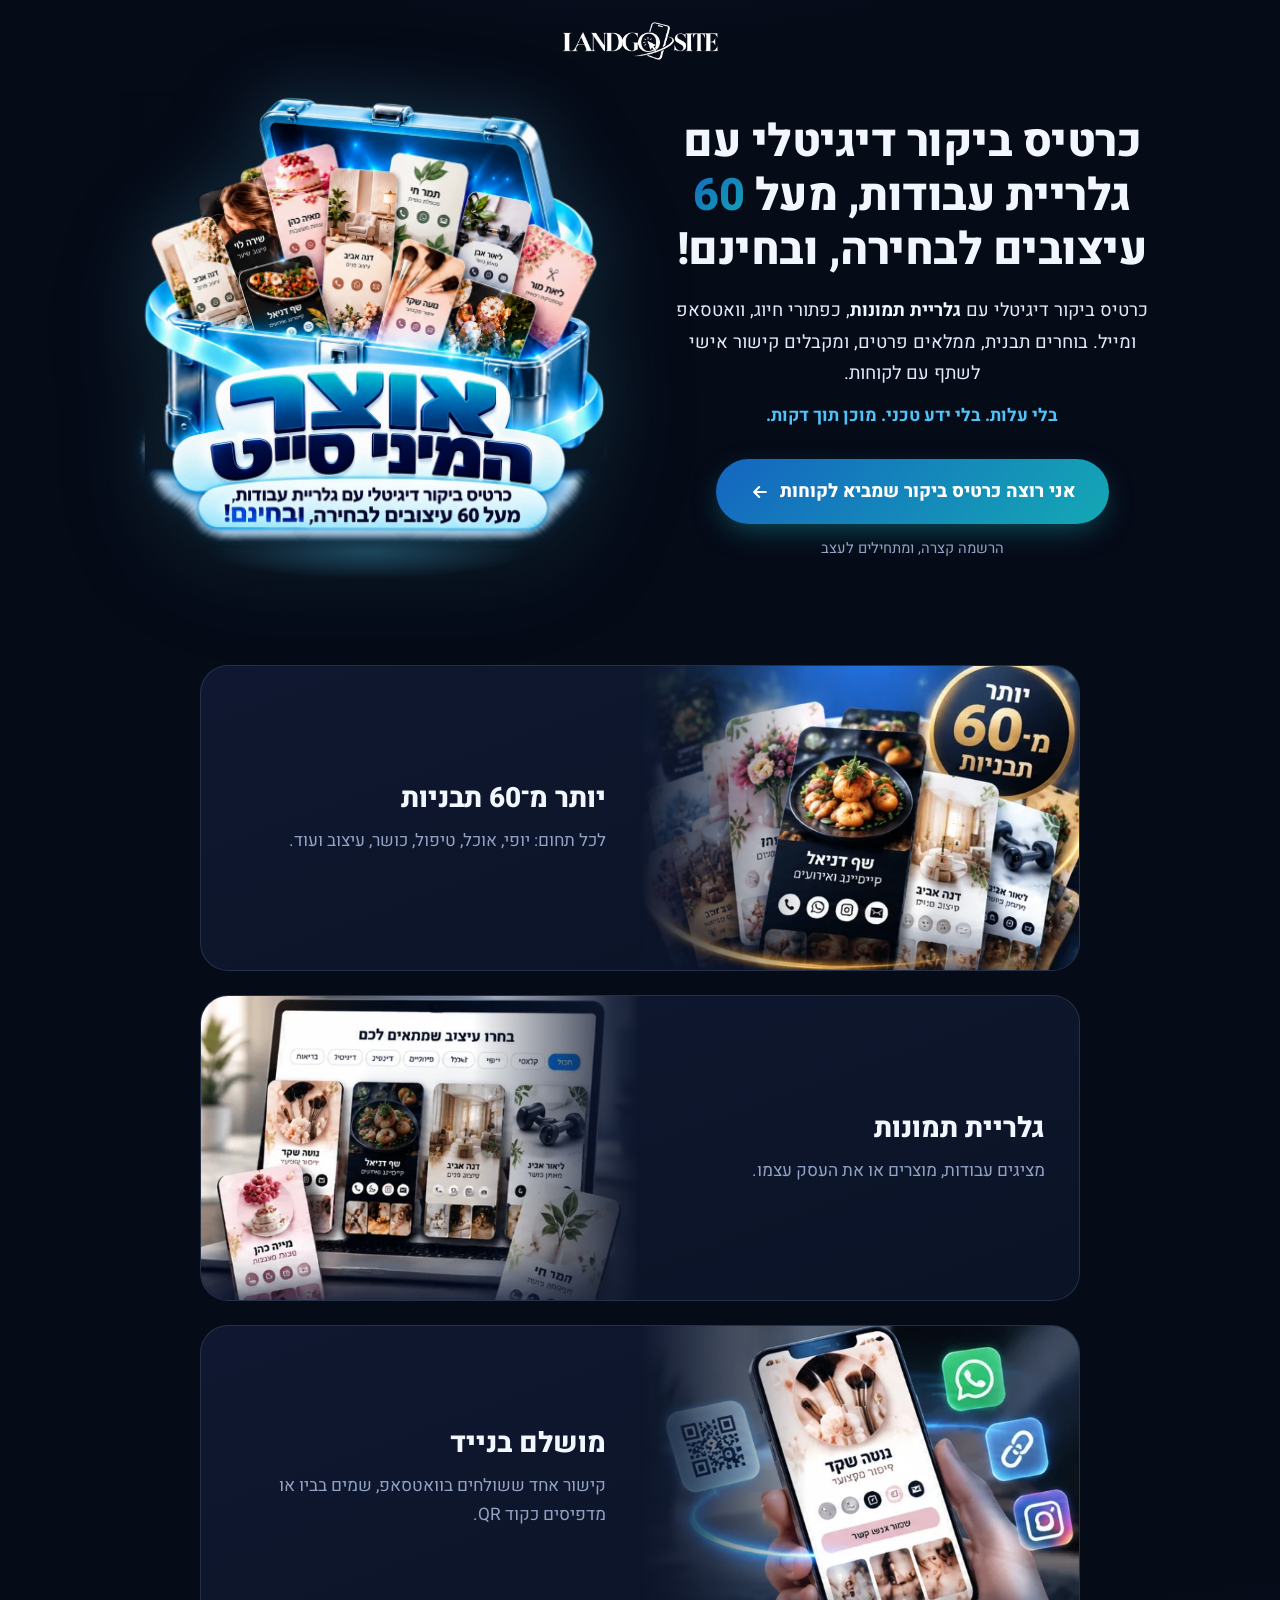
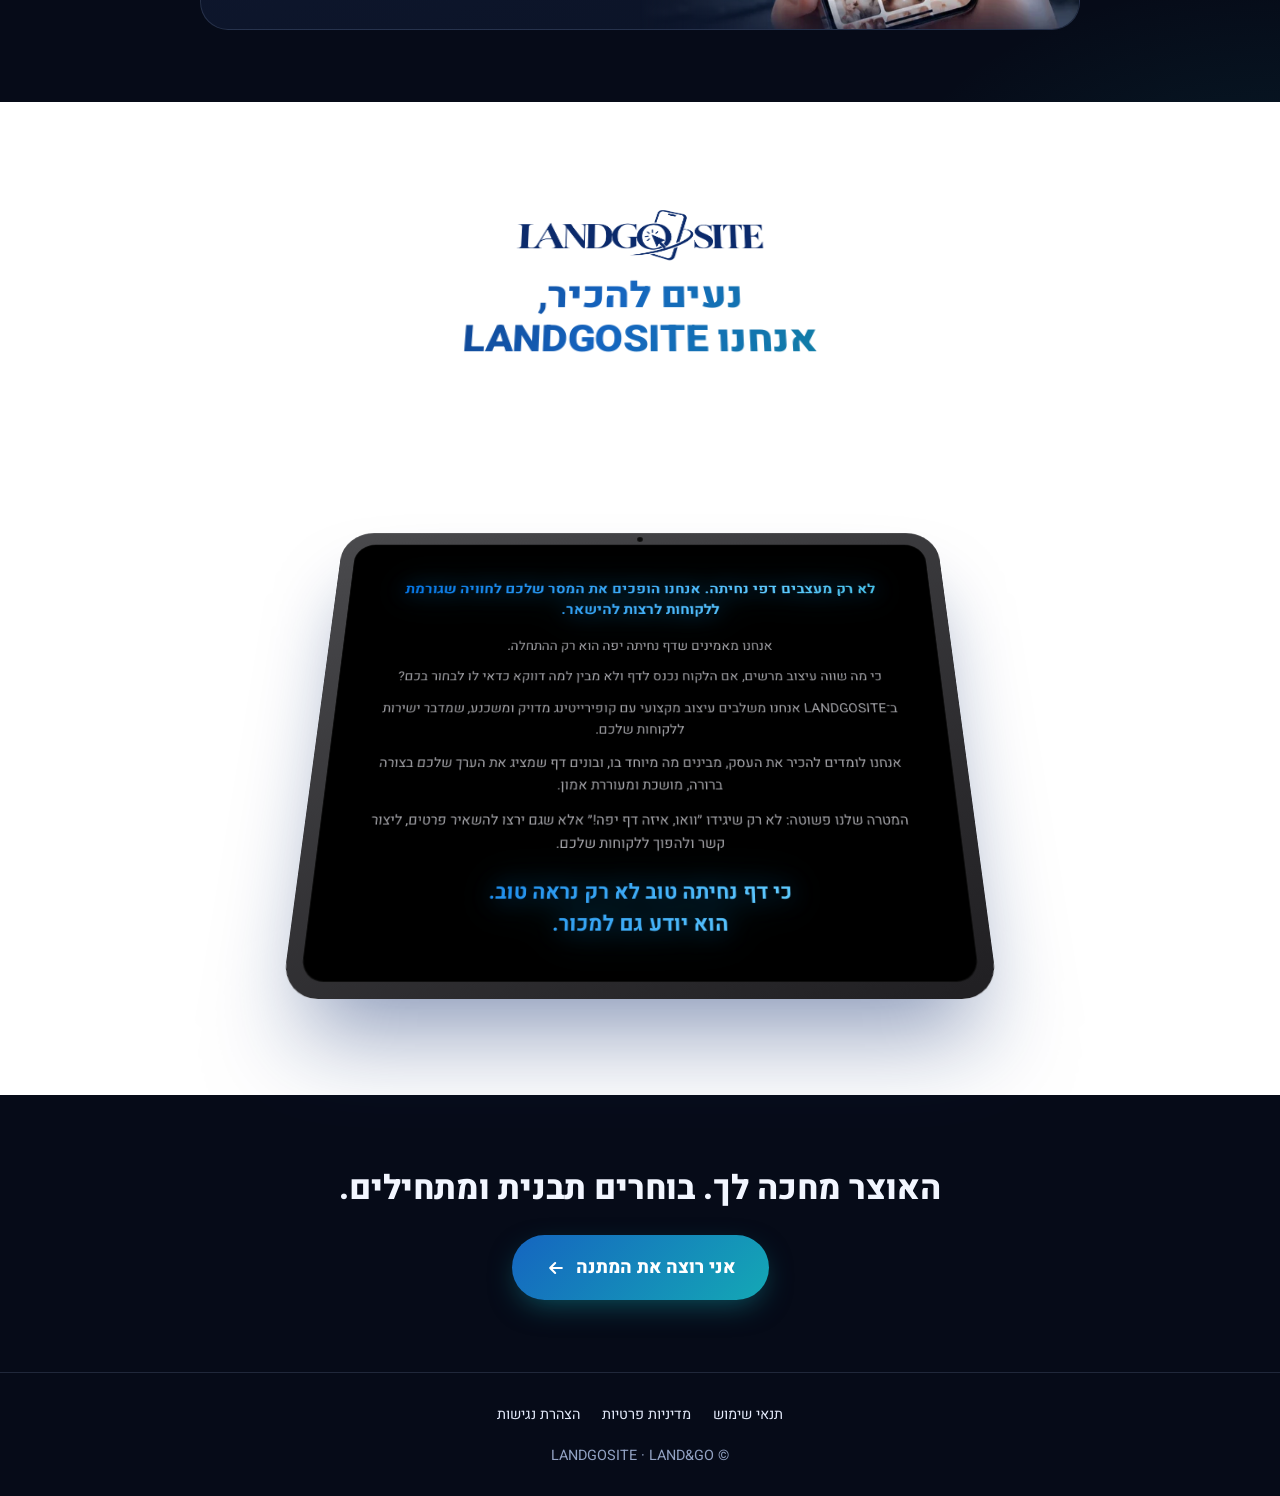
<file: index.html>
<!doctype html>
<html lang="he" dir="rtl">
<head>
<meta charset="utf-8">
<meta name="viewport" content="width=device-width, initial-scale=1">
<title>אוצר המיני סייט במתנה | LANDGOSITE</title>
<meta name="description" content="יותר מ-60 תבניות מעוצבות לכרטיסי ביקור דיגיטליים עם גלריית תמונות. במתנה לבעלי עסקים.">
<link rel="preload" href="fonts/heebo-hebrew-800-normal.woff2" as="font" type="font/woff2" crossorigin>
<link rel="stylesheet" href="fonts/fonts.css">
<style>
  :root{
    --lg-navy:#0b2a6b; --lg-blue:#1565c0; --lg-teal:#14a8b5; --lg-sky:#4fc3f7; --lg-gold:#e3b341;
    --lg-bg:#060b18; --lg-soft:#0b1326; --lg-surface:#0f1830;
    --ink:#f2f6ff; --lg-text:#e3eafa; --lg-muted:#93a3c4; --lg-line:#94aad22e;
    --lg-grad:linear-gradient(135deg,var(--lg-blue),var(--lg-teal));
    color-scheme:dark;
  }
  *{box-sizing:border-box;margin:0;padding:0}
  html{scroll-behavior:smooth}
  body{
    font-family:Heebo,system-ui,sans-serif;background:var(--lg-bg);color:var(--lg-text);
    line-height:1.7;-webkit-font-smoothing:antialiased;overflow-x:hidden;
    background-image:
      radial-gradient(900px 500px at 50% -10%,#1565c033,transparent 70%),
      radial-gradient(600px 400px at 100% 60%,#14a8b51f,transparent 70%);
  }
  .wrap{max-width:1080px;margin:0 auto;padding:0 20px}
  a{color:inherit}

  /* header */
  header{padding:22px 0}
  header .wrap{display:flex;justify-content:center}
  .logo{height:38px;width:auto;display:block}

  /* hero */
  .hero{padding:10px 0 56px}
  .hero .wrap{display:grid;grid-template-columns:1fr 1fr;gap:48px;align-items:center}
  .hero .text{text-align:center}
  .eyebrow{
    display:inline-flex;align-items:center;gap:8px;padding:6px 14px;border-radius:999px;
    background:#e3b3411a;border:1px solid #e3b34155;color:var(--lg-gold);font-weight:700;font-size:.95rem;margin-bottom:18px
  }
  h1{color:var(--ink);font-weight:800;font-size:clamp(1.75rem,3.8vw,2.8rem);line-height:1.2;letter-spacing:-.5px;margin-bottom:18px}
  h1 .num{background:var(--lg-grad);-webkit-background-clip:text;background-clip:text;color:transparent}
  .lead{font-size:1.15rem;color:var(--lg-text);margin-bottom:12px}
  .lead strong{color:var(--ink)}
  .gift{color:var(--lg-sky);font-weight:700;font-size:1.1rem;margin-bottom:28px}

  .btn{
    display:inline-flex;align-items:center;justify-content:center;gap:10px;
    background:var(--lg-grad);color:#fff;text-decoration:none;font-weight:800;font-size:1.15rem;
    padding:17px 34px;border-radius:999px;box-shadow:0 10px 30px -8px #14a8b580;
    transition:transform .2s,box-shadow .2s;min-height:56px
  }
  .btn:hover{transform:translateY(-2px);box-shadow:0 14px 36px -8px #14a8b5a0}
  .btn:focus-visible{outline:3px solid var(--lg-sky);outline-offset:3px}
  .btn svg{width:20px;height:20px;transform:scaleX(-1)}
  .micro{margin-top:12px;font-size:.92rem;color:var(--lg-muted)}

  .visual{position:relative;padding-bottom:40px}
  .visual img{
    position:relative;z-index:1;width:100%;height:auto;display:block;
    filter:drop-shadow(0 24px 40px #0000008c) drop-shadow(0 0 30px #4fc3f740);
    animation:float 5.5s ease-in-out infinite
  }
  .visual .glow{
    position:absolute;left:18%;right:18%;bottom:6px;height:56px;z-index:0;border-radius:50%;
    background:radial-gradient(closest-side,#4fc3f773,transparent);
    animation:glow 5.5s ease-in-out infinite
  }
  @keyframes float{0%,100%{transform:translateY(0) rotate(-.6deg)}50%{transform:translateY(-16px) rotate(.6deg)}}
  @keyframes glow{0%,100%{opacity:.9;transform:scaleX(1)}50%{opacity:.55;transform:scaleX(.82)}}

  /* features */
  .feats{padding:24px 0 72px}
  .feats ul{list-style:none;display:flex;flex-direction:column;gap:24px;max-width:880px;margin:0 auto}
  .feats li{
    display:grid;grid-template-columns:1fr 1fr;align-items:center;gap:0;overflow:hidden;
    background:linear-gradient(160deg,var(--lg-surface),var(--lg-soft));border:1px solid var(--lg-line);border-radius:28px;
  }
  .feats li:nth-child(even) .f-img{order:2}
  .f-img{position:relative;overflow:hidden;aspect-ratio:610/422;height:100%}
  .f-img img{width:100%;height:100%;object-fit:cover;display:block}
  .f-img{-webkit-mask-image:linear-gradient(to left,#000 62%,transparent);mask-image:linear-gradient(to left,#000 62%,transparent)}
  .feats li:nth-child(even) .f-img{-webkit-mask-image:linear-gradient(to right,#000 62%,transparent);mask-image:linear-gradient(to right,#000 62%,transparent)}
  .f-txt{padding:28px 34px}
  .feats h3{color:var(--ink);font-size:clamp(1.4rem,2.6vw,1.75rem);font-weight:800;line-height:1.25;margin-bottom:10px}
  .feats p{color:var(--lg-muted);font-size:1.08rem}

  /* scroll reveal */
  .js .reveal{opacity:0;transform:translateY(48px);transition:opacity .8s ease,transform .8s cubic-bezier(.2,.7,.2,1)}
  .js .reveal.in{opacity:1;transform:none}
  .js .reveal .f-img img{transform:scale(1.12);transition:transform 1.4s cubic-bezier(.2,.7,.2,1)}
  .js .reveal.in .f-img img{transform:scale(1)}
  .js .reveal .f-txt > *{opacity:0;transform:translateX(-24px);transition:opacity .6s ease,transform .6s ease}
  .js .reveal.in .f-txt > *{opacity:1;transform:none}
  .js .reveal.in .f-txt > :nth-child(1){transition-delay:.25s}
  .js .reveal.in .f-txt > :nth-child(2){transition-delay:.38s}

  /* about: iPad scroll-tilt */
  .about{padding:80px 0 96px;background:#fff;margin-bottom:72px}
  .tilt-wrap{perspective:1600px;text-align:center}
  .tilt-head{max-width:640px;margin:0 auto;will-change:transform;transform-origin:center bottom;transition:transform .35s cubic-bezier(.2,.7,.2,1)}
  .about-logo{width:min(260px,64%);height:auto;display:block;margin:0 auto 18px}
  .tilt-head h2{
    font-size:clamp(1.7rem,4vw,2.6rem);font-weight:800;line-height:1.2;letter-spacing:-.01em;
    background:linear-gradient(110deg,#0b2a6b,#1565c0 45%,#0e8c97);-webkit-background-clip:text;background-clip:text;color:transparent
  }
  .tilt-card{
    max-width:780px;margin:40px auto 0;padding:18px;border-radius:40px;position:relative;
    background:linear-gradient(155deg,#4a4a4d 0%,#201f22 100%);
    box-shadow:0 60px 100px -30px #0b2a6b80,inset 0 1px 1px #ffffff26;
    transform-origin:center bottom;will-change:transform;transition:transform .35s cubic-bezier(.2,.7,.2,1)
  }
  .tilt-card::before{
    content:"";position:absolute;top:6px;left:50%;transform:translateX(-50%);
    width:8px;height:8px;border-radius:50%;background:#0a0a0a;box-shadow:inset 0 0 2px #ffffff33
  }
  .tilt-screen{background:#000;border-radius:26px;padding:52px 56px 44px;border:1px solid #ffffff0f}
  .tilt-screen p{color:#a1a1a6;margin-bottom:14px;font-size:1.05rem}
  .tilt-screen p:last-child{margin-bottom:0}
  .tilt-screen .illum{
    background:linear-gradient(110deg,#0071e3 0%,#5ec9ff 25%,#14a8b5 50%,#5ec9ff 75%,#0071e3 100%);
    background-size:300% 100%;-webkit-background-clip:text;background-clip:text;color:transparent;
    font-weight:700;animation:shine 5s linear infinite;
    filter:drop-shadow(0 0 14px #0071e373) drop-shadow(0 0 22px #14a8b54d)
  }
  .tilt-screen .sub{font-size:1.2rem;line-height:1.55;margin-bottom:22px}
  .tilt-screen .punch{font-size:clamp(1.25rem,2.6vw,1.5rem);line-height:1.5;margin-top:24px}
  @keyframes shine{from{background-position:0% 50%}to{background-position:150% 50%}}
  /* final cta */
  .final{padding:0 0 72px;text-align:center}
  .final h2{color:var(--ink);font-size:clamp(1.5rem,3.4vw,2.1rem);font-weight:800;margin-bottom:24px;line-height:1.3}
  .final p{color:var(--lg-muted);margin-bottom:24px}

  footer{border-top:1px solid var(--lg-line);padding:24px 0 28px;text-align:center;color:var(--lg-muted);font-size:.9rem}
  .legal{display:flex;flex-wrap:wrap;justify-content:center;gap:6px 18px;margin-bottom:10px}
  .legal a{color:var(--lg-text);text-decoration:none;padding:6px 2px}
  .legal a:hover{color:var(--lg-sky);text-decoration:underline}
  a:focus-visible{outline:3px solid var(--lg-sky);outline-offset:3px;border-radius:4px}
  .skip{position:absolute;top:-60px;right:16px;z-index:10;background:var(--lg-sky);color:#04101f;font-weight:700;
    padding:10px 16px;border-radius:10px;text-decoration:none;transition:top .2s}
  .skip:focus{top:12px}

  /* mobile */
  @media (max-width:860px){
    .hero .wrap{grid-template-columns:1fr;gap:28px;text-align:center}
    .hero .visual{order:-1;max-width:460px;margin:0 auto}
    .feats li,.feats li:nth-child(even){grid-template-columns:1fr}
    .feats li:nth-child(even) .f-img{order:0}
    .f-img{height:auto}
    .f-img,.feats li:nth-child(even) .f-img{-webkit-mask-image:linear-gradient(to bottom,#000 72%,transparent);mask-image:linear-gradient(to bottom,#000 72%,transparent)}
    .f-txt{padding:22px 22px 28px;text-align:center}
    .about{padding:56px 0 64px;margin-bottom:56px}
    .tilt-card{padding:12px;border-radius:30px;margin-top:32px}
    .tilt-screen{padding:36px 22px 32px;border-radius:20px}
    .tilt-screen p{font-size:1rem}
  }
  @media (max-width:480px){
    .wrap{padding:0 16px}
    .logo{height:30px}
    .btn{width:100%;padding:16px 14px;font-size:1.02rem;gap:8px}
    .lead{font-size:1.05rem}
  }
  @media (prefers-reduced-motion:reduce){*{transition:none!important;animation:none!important;scroll-behavior:auto!important}.js .reveal,.js .reveal *{opacity:1!important;transform:none!important}}
</style>
<script>document.documentElement.classList.add('js')</script>
</head>
<body>
<a class="skip" href="#main">דילוג לתוכן הראשי</a>

<header>
  <div class="wrap">
    <img class="logo" src="assets/logo-white.png" alt="LANDGOSITE" width="1000" height="243">
  </div>
</header>

<main id="main">
  <section class="hero">
    <div class="wrap">
      <div class="text">
        <h1>כרטיס ביקור דיגיטלי עם גלריית עבודות, מעל <span class="num">60</span> עיצובים לבחירה, ובחינם!</h1>
        <p class="lead">כרטיס ביקור דיגיטלי עם <strong>גלריית תמונות</strong>, כפתורי חיוג, וואטסאפ ומייל. בוחרים תבנית, ממלאים פרטים, ומקבלים קישור אישי לשתף עם לקוחות.</p>
        <p class="gift">בלי עלות. בלי ידע טכני. מוכן תוך דקות.</p>
        <a class="btn" href="https://minisite.landgosite.com/">
          אני רוצה כרטיס ביקור שמביא לקוחות
          <svg viewBox="0 0 24 24" fill="none" stroke="currentColor" stroke-width="2.5" stroke-linecap="round" stroke-linejoin="round" aria-hidden="true"><path d="M5 12h14M13 6l6 6-6 6"/></svg>
        </a>
        <p class="micro">הרשמה קצרה, ומתחילים לעצב</p>
      </div>
      <div class="visual">
        <span class="glow" aria-hidden="true"></span>
        <img src="assets/treasure.webp" alt="אוצר המיני סייט: ארגז מלא בתבניות של כרטיסי ביקור דיגיטליים. כרטיס ביקור דיגיטלי עם גלריית עבודות, מעל 60 עיצובים לבחירה, ובחינם!" width="1000" height="914">
      </div>
    </div>
  </section>

  <section class="feats" aria-label="מה מקבלים">
    <div class="wrap">
      <ul>
        <li class="reveal">
          <div class="f-img"><img src="assets/feat-templates.webp" alt="מגוון תבניות לכרטיסי ביקור דיגיטליים, עם תווית יותר מ־60 תבניות" width="610" height="422" loading="lazy"></div>
          <div class="f-txt">
            <h3>יותר מ־60 תבניות</h3>
            <p>לכל תחום: יופי, אוכל, טיפול, כושר, עיצוב ועוד.</p>
          </div>
        </li>
        <li class="reveal">
          <div class="f-img"><img src="assets/feat-gallery.webp" alt="מסך בחירת עיצוב במחשב עם כרטיסים וגלריות תמונות" width="610" height="422" loading="lazy"></div>
          <div class="f-txt">
            <h3>גלריית תמונות</h3>
            <p>מציגים עבודות, מוצרים או את העסק עצמו.</p>
          </div>
        </li>
        <li class="reveal">
          <div class="f-img"><img src="assets/feat-mobile.webp" alt="כרטיס דיגיטלי בטלפון עם סמלי וואטסאפ, אינסטגרם, קישור וקוד QR" width="610" height="422" loading="lazy"></div>
          <div class="f-txt">
            <h3>מושלם בנייד</h3>
            <p>קישור אחד ששולחים בוואטסאפ, שמים בביו או מדפיסים כקוד QR.</p>
          </div>
        </li>
      </ul>
    </div>
  </section>

  <section class="about" aria-labelledby="about-title">
    <div class="wrap tilt-wrap" id="aboutTilt">
      <div class="tilt-head" id="aboutHead">
        <img class="about-logo" src="assets/logo-navy.png" alt="LANDGOSITE" width="1000" height="243" loading="lazy">
        <h2 id="about-title">נעים להכיר,<br>אנחנו LANDGOSITE</h2>
      </div>
      <div class="tilt-card" id="aboutCard">
        <div class="tilt-screen">
          <p class="illum sub">לא רק מעצבים דפי נחיתה. אנחנו הופכים את המסר שלכם לחוויה שגורמת ללקוחות לרצות להישאר.</p>
          <p>אנחנו מאמינים שדף נחיתה יפה הוא רק ההתחלה.</p>
          <p>כי מה שווה עיצוב מרשים, אם הלקוח נכנס לדף ולא מבין למה דווקא כדאי לו לבחור בכם?</p>
          <p>ב־LANDGOSITE אנחנו משלבים עיצוב מקצועי עם קופירייטינג מדויק ומשכנע, שמדבר ישירות ללקוחות שלכם.</p>
          <p>אנחנו לומדים להכיר את העסק, מבינים מה מיוחד בו, ובונים דף שמציג את הערך שלכם בצורה ברורה, מושכת ומעוררת אמון.</p>
          <p>המטרה שלנו פשוטה: לא רק שיגידו ״וואו, איזה דף יפה!״ אלא שגם ירצו להשאיר פרטים, ליצור קשר ולהפוך ללקוחות שלכם.</p>
          <p class="illum punch">כי דף נחיתה טוב לא רק נראה טוב.<br>הוא יודע גם למכור.</p>
        </div>
      </div>
    </div>
  </section>

  <section class="final">
    <div class="wrap reveal">
      <h2>האוצר מחכה לך. בוחרים תבנית ומתחילים.</h2>
      <a class="btn" href="https://minisite.landgosite.com/">
        אני רוצה את המתנה
        <svg viewBox="0 0 24 24" fill="none" stroke="currentColor" stroke-width="2.5" stroke-linecap="round" stroke-linejoin="round" aria-hidden="true"><path d="M5 12h14M13 6l6 6-6 6"/></svg>
      </a>
    </div>
  </section>
</main>

<footer>
  <div class="wrap">
    <nav class="legal" aria-label="מידע משפטי">
      <a href="https://minisite.landgosite.com/legal.html#terms">תנאי שימוש</a>
      <a href="https://minisite.landgosite.com/legal.html#privacy">מדיניות פרטיות</a>
      <a href="accessibility.html">הצהרת נגישות</a>
    </nav>
    <div>© LANDGOSITE · LAND&amp;GO</div>
  </div>
</footer>

<script>
  (function(){
    var els=document.querySelectorAll('.reveal');
    if(!('IntersectionObserver' in window)){els.forEach(function(e){e.classList.add('in')});return}
    var io=new IntersectionObserver(function(entries){
      entries.forEach(function(en){if(en.isIntersecting){en.target.classList.add('in');io.unobserve(en.target)}})
    },{threshold:.18,rootMargin:'0px 0px -40px 0px'});
    els.forEach(function(e){io.observe(e)});
  })();

  /* iPad scroll-tilt: the card straightens out as you scroll, like the LANDGOSITE home page */
  (function(){
    var wrap=document.getElementById('aboutTilt'),head=document.getElementById('aboutHead'),card=document.getElementById('aboutCard');
    if(!wrap||window.matchMedia('(prefers-reduced-motion: reduce)').matches)return;
    var s0=window.innerWidth<=768?.94:.92;
    function update(){
      var r=wrap.getBoundingClientRect(),vh=window.innerHeight,start=vh*.85,end=vh*.25;
      var p=Math.min(1,Math.max(0,(start-r.top)/(start-end))),rx=18*(1-p);
      head.style.transform='perspective(1600px) translate3d(0,'+(-30*p)+'px,0) rotateX('+rx+'deg)';
      card.style.transform='perspective(1600px) rotateX('+rx+'deg) scale('+(s0+(1-s0)*p)+')';
    }
    function onScroll(){update()}
    update();
    window.addEventListener('scroll',onScroll,{passive:true});
    window.addEventListener('resize',function(){s0=window.innerWidth<=768?.94:.92;onScroll()});
  })();
</script>
</body>
</html>
</file>
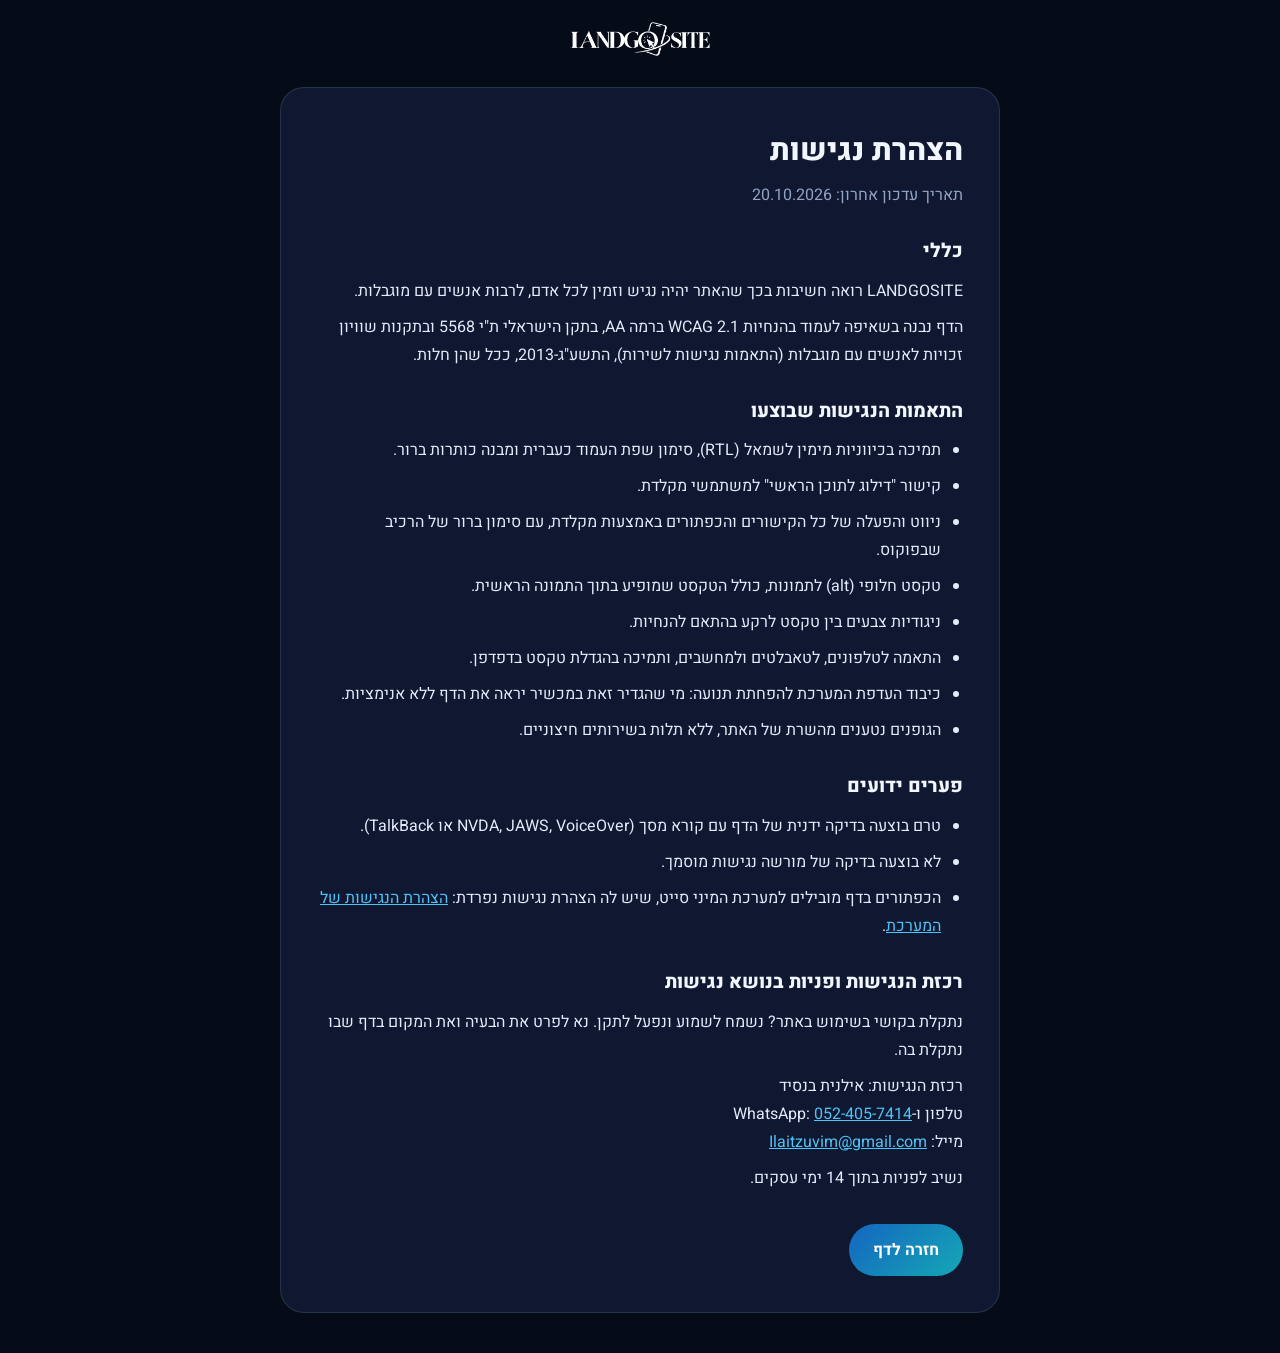
<file: accessibility.html>
<!doctype html>
<html lang="he" dir="rtl">
<head>
<meta charset="utf-8">
<meta name="viewport" content="width=device-width, initial-scale=1">
<title>הצהרת נגישות | LANDGOSITE</title>
<meta name="robots" content="noindex">
<link rel="stylesheet" href="fonts/fonts.css">
<style>
  :root{
    --lg-sky:#4fc3f7;--lg-bg:#060b18;--lg-surface:#0f1830;--ink:#f2f6ff;--lg-text:#e3eafa;--lg-muted:#93a3c4;--lg-line:#94aad22e;
    --lg-grad:linear-gradient(135deg,#1565c0,#14a8b5);color-scheme:dark;
  }
  *{box-sizing:border-box;margin:0;padding:0}
  body{font-family:Heebo,system-ui,sans-serif;background:var(--lg-bg);color:var(--lg-text);line-height:1.75;-webkit-font-smoothing:antialiased}
  .wrap{max-width:760px;margin:0 auto;padding:0 20px}
  header{padding:22px 0;text-align:center}
  header img{height:34px;width:auto}
  main{background:var(--lg-surface);border:1px solid var(--lg-line);border-radius:24px;padding:36px;margin-bottom:40px}
  h1{color:var(--ink);font-size:1.9rem;font-weight:800;margin-bottom:4px}
  .date{color:var(--lg-muted);margin-bottom:24px}
  h2{color:var(--ink);font-size:1.2rem;font-weight:800;margin:26px 0 8px}
  p,li{margin-bottom:8px}
  ul{padding-right:22px}
  a{color:var(--lg-sky)}
  a:focus-visible{outline:3px solid var(--lg-sky);outline-offset:3px;border-radius:4px}
  .back{display:inline-block;margin-top:24px;background:var(--lg-grad);color:#fff;text-decoration:none;font-weight:700;padding:12px 24px;border-radius:999px}
  .skip{position:absolute;top:-60px;right:16px;background:var(--lg-sky);color:#04101f;font-weight:700;padding:10px 16px;border-radius:10px;text-decoration:none}
  .skip:focus{top:12px}
  @media (max-width:480px){.wrap{padding:0 16px}main{padding:26px 20px}h1{font-size:1.6rem}}
</style>
</head>
<body>
<a class="skip" href="#main">דילוג לתוכן הראשי</a>
<header>
  <div class="wrap"><a href="index.html"><img src="assets/logo-white.png" alt="LANDGOSITE, חזרה לדף הבית" width="1000" height="243"></a></div>
</header>

<div class="wrap">
  <main id="main">
    <h1>הצהרת נגישות</h1>
    <p class="date">תאריך עדכון אחרון: 20.10.2026</p>

    <h2>כללי</h2>
    <p>LANDGOSITE רואה חשיבות בכך שהאתר יהיה נגיש וזמין לכל אדם, לרבות אנשים עם מוגבלות.</p>
    <p>הדף נבנה בשאיפה לעמוד בהנחיות WCAG 2.1 ברמה AA, בתקן הישראלי ת"י 5568 ובתקנות שוויון זכויות לאנשים עם מוגבלות (התאמות נגישות לשירות), התשע"ג-2013, ככל שהן חלות.</p>

    <h2>התאמות הנגישות שבוצעו</h2>
    <ul>
      <li>תמיכה בכיווניות מימין לשמאל (RTL), סימון שפת העמוד כעברית ומבנה כותרות ברור.</li>
      <li>קישור "דילוג לתוכן הראשי" למשתמשי מקלדת.</li>
      <li>ניווט והפעלה של כל הקישורים והכפתורים באמצעות מקלדת, עם סימון ברור של הרכיב שבפוקוס.</li>
      <li>טקסט חלופי (alt) לתמונות, כולל הטקסט שמופיע בתוך התמונה הראשית.</li>
      <li>ניגודיות צבעים בין טקסט לרקע בהתאם להנחיות.</li>
      <li>התאמה לטלפונים, לטאבלטים ולמחשבים, ותמיכה בהגדלת טקסט בדפדפן.</li>
      <li>כיבוד העדפת המערכת להפחתת תנועה: מי שהגדיר זאת במכשיר יראה את הדף ללא אנימציות.</li>
      <li>הגופנים נטענים מהשרת של האתר, ללא תלות בשירותים חיצוניים.</li>
    </ul>

    <h2>פערים ידועים</h2>
    <ul>
      <li>טרם בוצעה בדיקה ידנית של הדף עם קורא מסך (NVDA, JAWS, VoiceOver או TalkBack).</li>
      <li>לא בוצעה בדיקה של מורשה נגישות מוסמך.</li>
      <li>הכפתורים בדף מובילים למערכת המיני סייט, שיש לה הצהרת נגישות נפרדת: <a href="https://minisite.landgosite.com/legal.html#accessibility">הצהרת הנגישות של המערכת</a>.</li>
    </ul>

    <h2>רכזת הנגישות ופניות בנושא נגישות</h2>
    <p>נתקלת בקושי בשימוש באתר? נשמח לשמוע ונפעל לתקן. נא לפרט את הבעיה ואת המקום בדף שבו נתקלת בה.</p>
    <p>רכזת הנגישות: אילנית בנסיד<br>
    טלפון ו-WhatsApp: <a href="tel:+972524057414">052-405-7414</a><br>
    מייל: <a href="mailto:Ilaitzuvim@gmail.com">Ilaitzuvim@gmail.com</a></p>
    <p>נשיב לפניות בתוך 14 ימי עסקים.</p>

    <a class="back" href="index.html">חזרה לדף</a>
  </main>
</div>
</body>
</html>
</file>
<file: fonts/fonts.css>
@font-face{font-family:Heebo;font-style:normal;font-display:swap;font-weight:400;src:url("heebo-hebrew-400-normal.woff2") format("woff2");unicode-range:U+307-308,U+590-5FF,U+200C-2010,U+20AA,U+25CC,U+FB1D-FB4F}
@font-face{font-family:Heebo;font-style:normal;font-display:swap;font-weight:400;src:url("heebo-latin-400-normal.woff2") format("woff2");unicode-range:U+0-FF,U+131,U+152-153,U+2BB-2BC,U+2C6,U+2DA,U+2DC,U+304,U+308,U+329,U+2000-206F,U+20AC,U+2122,U+2191,U+2193,U+2212,U+2215,U+FEFF,U+FFFD}
@font-face{font-family:Heebo;font-style:normal;font-display:swap;font-weight:500;src:url("heebo-hebrew-500-normal.woff2") format("woff2");unicode-range:U+307-308,U+590-5FF,U+200C-2010,U+20AA,U+25CC,U+FB1D-FB4F}
@font-face{font-family:Heebo;font-style:normal;font-display:swap;font-weight:500;src:url("heebo-latin-500-normal.woff2") format("woff2");unicode-range:U+0-FF,U+131,U+152-153,U+2BB-2BC,U+2C6,U+2DA,U+2DC,U+304,U+308,U+329,U+2000-206F,U+20AC,U+2122,U+2191,U+2193,U+2212,U+2215,U+FEFF,U+FFFD}
@font-face{font-family:Heebo;font-style:normal;font-display:swap;font-weight:700;src:url("heebo-hebrew-700-normal.woff2") format("woff2");unicode-range:U+307-308,U+590-5FF,U+200C-2010,U+20AA,U+25CC,U+FB1D-FB4F}
@font-face{font-family:Heebo;font-style:normal;font-display:swap;font-weight:700;src:url("heebo-latin-700-normal.woff2") format("woff2");unicode-range:U+0-FF,U+131,U+152-153,U+2BB-2BC,U+2C6,U+2DA,U+2DC,U+304,U+308,U+329,U+2000-206F,U+20AC,U+2122,U+2191,U+2193,U+2212,U+2215,U+FEFF,U+FFFD}
@font-face{font-family:Heebo;font-style:normal;font-display:swap;font-weight:800;src:url("heebo-hebrew-800-normal.woff2") format("woff2");unicode-range:U+307-308,U+590-5FF,U+200C-2010,U+20AA,U+25CC,U+FB1D-FB4F}
@font-face{font-family:Heebo;font-style:normal;font-display:swap;font-weight:800;src:url("heebo-latin-800-normal.woff2") format("woff2");unicode-range:U+0-FF,U+131,U+152-153,U+2BB-2BC,U+2C6,U+2DA,U+2DC,U+304,U+308,U+329,U+2000-206F,U+20AC,U+2122,U+2191,U+2193,U+2212,U+2215,U+FEFF,U+FFFD}
</file>
